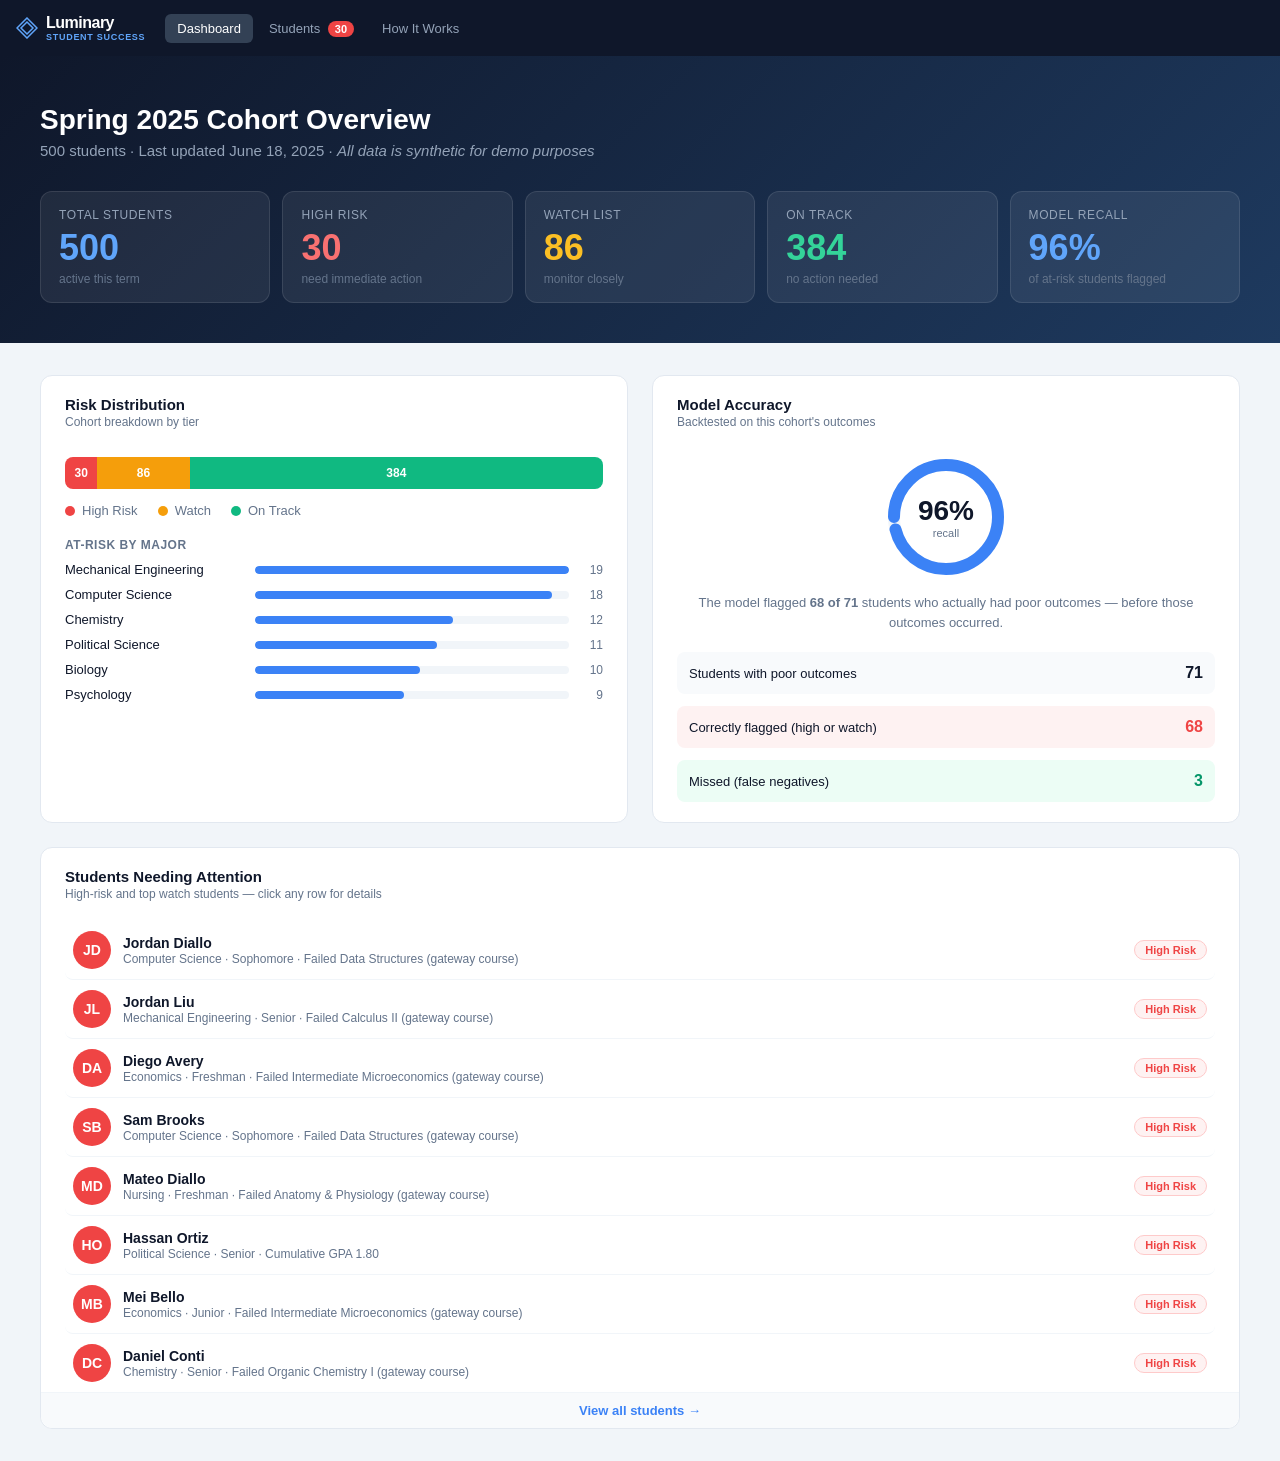
<file: frontend/index.html>
<!DOCTYPE html>
<html lang="en">
<head>
<meta charset="UTF-8">
<meta name="viewport" content="width=device-width, initial-scale=1.0">
<title>Luminary — Student Success</title>
<link rel="stylesheet" href="styles/base.css">
<link rel="stylesheet" href="styles/nav_views.css">
<link rel="stylesheet" href="styles/dashboard.css">
<link rel="stylesheet" href="styles/students.css">
<link rel="stylesheet" href="styles/panel.css">
<link rel="stylesheet" href="styles/tuning.css">
</head>
<body>

<nav>
  <div class="nav-brand">
    <svg width="22" height="22" viewBox="0 0 22 22" fill="none" xmlns="http://www.w3.org/2000/svg" style="flex-shrink:0">
      <polygon points="11,1 21,11 11,21 1,11" stroke="#60a5fa" stroke-width="1.5" fill="none"/>
      <polygon points="11,5 17,11 11,17 5,11" stroke="#60a5fa" stroke-width="1.5" fill="none"/>
    </svg>
    <div class="nav-brand-text">
      <span class="nav-brand-name">Luminary</span>
      <span class="nav-brand-tagline">STUDENT SUCCESS</span>
    </div>
  </div>
  <button class="nav-tab active" data-view="dashboard" onclick="showView('dashboard')">Dashboard</button>
  <button class="nav-tab" data-view="students" onclick="showView('students')">Students <span class="nav-badge" id="high-count-badge">—</span></button>
  <button class="nav-tab" data-view="tuning" onclick="showView('tuning')">How It Works</button>
</nav>

<!-- DASHBOARD -->
<div class="view active" id="view-dashboard">
  <div class="dash-hero">
    <h1>Spring 2025 Cohort Overview</h1>
    <p id="hero-sub"></p>
    <div class="kpi-row">
      <div class="kpi"><div class="kpi-label">Total Students</div><div class="kpi-value blue" id="kpi-total">—</div><div class="kpi-sub">active this term</div></div>
      <div class="kpi"><div class="kpi-label">High Risk</div><div class="kpi-value red" id="kpi-high">—</div><div class="kpi-sub">need immediate action</div></div>
      <div class="kpi"><div class="kpi-label">Watch List</div><div class="kpi-value amber" id="kpi-watch">—</div><div class="kpi-sub">monitor closely</div></div>
      <div class="kpi"><div class="kpi-label">On Track</div><div class="kpi-value green" id="kpi-ok">—</div><div class="kpi-sub">no action needed</div></div>
      <div class="kpi"><div class="kpi-label">Model Recall</div><div class="kpi-value blue" id="kpi-recall">—</div><div class="kpi-sub">of at-risk students flagged</div></div>
    </div>
  </div>

  <div class="dash-body">
    <div class="card">
      <div class="card-header"><div><div class="card-title">Risk Distribution</div><div class="card-sub">Cohort breakdown by tier</div></div></div>
      <div class="card-body">
        <div class="risk-bar-wrap">
          <div class="risk-bar-track" id="risk-bar"></div>
          <div class="risk-legend">
            <div class="risk-legend-item"><div class="risk-dot" style="background:var(--high)"></div>High Risk</div>
            <div class="risk-legend-item"><div class="risk-dot" style="background:var(--watch)"></div>Watch</div>
            <div class="risk-legend-item"><div class="risk-dot" style="background:var(--ok)"></div>On Track</div>
          </div>
        </div>
        <div style="margin-top:20px" id="major-breakdown"></div>
      </div>
    </div>

    <div class="card">
      <div class="card-header"><div><div class="card-title">Model Accuracy</div><div class="card-sub">Backtested on this cohort's outcomes</div></div></div>
      <div class="card-body">
        <div class="recall-wrap">
          <div class="recall-circle">
            <svg width="120" height="120" viewBox="0 0 120 120">
              <circle cx="60" cy="60" r="52" fill="none" stroke="#f1f5f9" stroke-width="12"/>
              <circle id="recall-arc" cx="60" cy="60" r="52" fill="none" stroke="#3b82f6" stroke-width="12"
                stroke-dasharray="326.7" stroke-dashoffset="326.7" stroke-linecap="round" style="transform:rotate(-90deg);transform-origin:60px 60px"/>
            </svg>
            <div class="recall-circle-label"><div class="recall-pct" id="recall-pct-label">—</div><div class="recall-pct-sub">recall</div></div>
          </div>
          <div class="recall-desc" id="recall-desc"></div>
        </div>
        <div style="margin-top:20px;display:flex;flex-direction:column;gap:12px;">
          <div style="display:flex;justify-content:space-between;align-items:center;padding:12px;background:#f8fafc;border-radius:8px">
            <div style="font-size:13px;color:var(--navy)">Students with poor outcomes</div>
            <div style="font-size:16px;font-weight:700" id="stat-poor">—</div>
          </div>
          <div style="display:flex;justify-content:space-between;align-items:center;padding:12px;background:#fef2f2;border-radius:8px">
            <div style="font-size:13px;color:var(--navy)">Correctly flagged (high or watch)</div>
            <div style="font-size:16px;font-weight:700;color:var(--high)" id="stat-flagged">—</div>
          </div>
          <div style="display:flex;justify-content:space-between;align-items:center;padding:12px;background:#ecfdf5;border-radius:8px">
            <div style="font-size:13px;color:var(--navy)">Missed (false negatives)</div>
            <div style="font-size:16px;font-weight:700;color:#059669" id="stat-missed">—</div>
          </div>
        </div>
      </div>
    </div>

    <div class="card" style="grid-column:1 / -1">
      <div class="card-header"><div><div class="card-title">Students Needing Attention</div><div class="card-sub">High-risk and top watch students — click any row for details</div></div></div>
      <div class="card-body" style="padding-bottom:0" id="top-students-list"></div>
      <button class="show-all-btn" onclick="showView('students')">View all students →</button>
    </div>
  </div>
</div>

<!-- STUDENTS -->
<div class="view" id="view-students">
  <div class="students-header">
    <h2>Student Roster</h2>
    <div class="filters">
      <input class="search-input" id="search" type="text" placeholder="Search by name or ID…" oninput="renderTable()">
      <select class="filter-select" id="filter-tier" onchange="renderTable()">
        <option value="">All tiers</option>
        <option value="high">High risk</option>
        <option value="watch">Watch</option>
        <option value="on_track">On track</option>
      </select>
      <select class="filter-select" id="filter-year" onchange="renderTable()">
        <option value="">All years</option>
        <option>Freshman</option>
        <option>Sophomore</option>
        <option>Junior</option>
        <option>Senior</option>
      </select>
      <select class="filter-select" id="filter-major" onchange="renderTable()">
        <option value="">All majors</option>
      </select>
    </div>
  </div>
  <div class="students-table-wrap">
    <div class="students-count" id="students-count"></div>
    <div class="table-wrap">
      <table>
        <thead>
          <tr>
            <th onclick="sortBy('name')">Name <span class="sort-icon">↕</span></th>
            <th onclick="sortBy('major')">Major <span class="sort-icon">↕</span></th>
            <th onclick="sortBy('year')">Year <span class="sort-icon">↕</span></th>
            <th onclick="sortBy('gpa')">GPA <span class="sort-icon">↕</span></th>
            <th onclick="sortBy('risk_score')">Risk Score <span class="sort-icon">↕</span></th>
            <th onclick="sortBy('risk_tier')">Tier <span class="sort-icon">↕</span></th>
            <th>Top Driver</th>
          </tr>
        </thead>
        <tbody id="student-tbody"></tbody>
      </table>
    </div>
    <div class="cards-wrap" id="student-cards"></div>
  </div>
</div>

<!-- TUNING -->
<div class="view" id="view-tuning">
  <div class="tuning-hero">
    <h1>Per-Institution Model Tuning</h1>
    <p>The same student profile can be high-risk at one school and on-track at another. RetainIQ learns from each institution's own historical outcomes — so the signals that matter at your school are the ones that drive your model.</p>
  </div>
  <div class="tuning-body">
    <div class="school-tabs" id="school-tabs"></div>
    <div id="school-panels"></div>

    <!-- Same student, different verdicts (static) -->
    <div class="probe-card">
      <h3>Same Student Profile — Three Different Verdicts</h3>
      <p class="probe-desc">A student with a low GPA and 2 course drops. Watch what happens when you run this profile through each school's model.</p>
      <div class="probe-schools">
        <div class="probe-school">
          <div class="probe-school-name">Highbar University</div>
          <div class="probe-score-bar" style="width:22%;background:#10b981"></div>
          <div class="probe-score-label" style="color:#10b981">Low Risk</div>
          <div class="probe-tier" style="color:#10b981">On Track</div>
          <div class="probe-detail">Low GPA barely matters here. Course drops are noted but not alarming. No intervention triggered.</div>
        </div>
        <div class="probe-school">
          <div class="probe-school-name">Openwood College</div>
          <div class="probe-score-bar" style="width:40%;background:#f59e0b"></div>
          <div class="probe-score-label" style="color:#d97706">Moderate</div>
          <div class="probe-tier" style="color:#d97706">Watch</div>
          <div class="probe-detail">Low GPA matters here. But course drops are <em>suppressed entirely</em> — ignored by the model per house rule.</div>
        </div>
        <div class="probe-school">
          <div class="probe-school-name">State Tech</div>
          <div class="probe-score-bar" style="width:72%;background:#ef4444"></div>
          <div class="probe-score-label" style="color:#ef4444">High Risk</div>
          <div class="probe-tier" style="color:#ef4444">Escalate</div>
          <div class="probe-detail">Both signals carry significant weight. Advisor notified immediately. Credit-recovery plan recommended.</div>
        </div>
      </div>
    </div>
  </div>
</div>

<!-- DETAIL PANEL -->
<div class="overlay" id="overlay"></div>
<div class="panel" id="panel">
  <div class="panel-header" id="panel-header"></div>
  <div class="panel-body" id="panel-body"></div>
</div>

<script type="module" src="js/main.js"></script>
</body>
</html>
</file>
<file: frontend/styles/base.css>
:root {
    --navy: #0f172a;
    --navy2: #1e293b;
    --navy3: #334155;
    --slate: #64748b;
    --light: #f1f5f9;
    --white: #ffffff;
    --high: #ef4444;
    --high-bg: #fef2f2;
    --high-border: #fecaca;
    --watch: #f59e0b;
    --watch-bg: #fffbeb;
    --watch-border: #fde68a;
    --ok: #10b981;
    --ok-bg: #ecfdf5;
    --ok-border: #a7f3d0;
    --blue: #3b82f6;
    --purple: #8b5cf6;
  }
  * { box-sizing: border-box; margin: 0; padding: 0; }
  body { font-family: -apple-system, BlinkMacSystemFont, 'Segoe UI', sans-serif; background: var(--light); color: var(--navy); }
</file>
<file: frontend/styles/nav_views.css>
/* NAV */
  nav { background: var(--navy); padding: 0 16px; display: flex; align-items: center; height: 56px; gap: 4px; position: sticky; top: 0; z-index: 100; overflow-x: auto; -webkit-overflow-scrolling: touch; scrollbar-width: none; }
  nav::-webkit-scrollbar { display: none; }
  .nav-brand { display: flex; align-items: center; gap: 8px; margin-right: 16px; flex-shrink: 0; }
  .nav-brand-text { display: flex; flex-direction: column; line-height: 1; }
  .nav-brand-name { color: white; font-size: 16px; font-weight: 700; letter-spacing: -0.5px; }
  .nav-brand-tagline { color: #60a5fa; font-size: 9px; font-weight: 600; letter-spacing: 0.08em; text-transform: uppercase; margin-top: 2px; }
  .nav-tab { color: #94a3b8; font-size: 13px; font-weight: 500; padding: 7px 12px; border-radius: 6px; cursor: pointer; transition: all .15s; border: none; background: none; white-space: nowrap; flex-shrink: 0; }
  .nav-tab:hover { color: white; background: var(--navy2); }
  .nav-tab.active { color: white; background: var(--navy3); }
  .nav-badge { background: var(--high); color: white; font-size: 11px; font-weight: 700; padding: 2px 7px; border-radius: 99px; margin-left: 4px; }

  /* VIEWS */
  .view { display: none; }
  .view.active { display: block; }
</file>
<file: frontend/styles/dashboard.css>
/* ── DASHBOARD VIEW ── */
  .dash-hero { background: linear-gradient(135deg, var(--navy) 0%, #1e3a5f 100%); color: white; padding: 48px 40px 40px; }
  .dash-hero h1 { font-size: 28px; font-weight: 700; margin-bottom: 6px; }
  .dash-hero p { color: #94a3b8; font-size: 15px; margin-bottom: 32px; }
  .kpi-row { display: grid; grid-template-columns: repeat(auto-fit, minmax(140px, 1fr)); gap: 12px; }
  @media(max-width:700px){ .kpi-row { grid-template-columns: 1fr 1fr; gap: 10px; } }
  .kpi { background: rgba(255,255,255,.07); border: 1px solid rgba(255,255,255,.1); border-radius: 12px; padding: 16px 18px; }
  .kpi-label { font-size: 12px; text-transform: uppercase; letter-spacing: .6px; color: #94a3b8; margin-bottom: 8px; }
  .kpi-value { font-size: 36px; font-weight: 800; line-height: 1; }
  .kpi-value.red { color: #f87171; }
  .kpi-value.amber { color: #fbbf24; }
  .kpi-value.green { color: #34d399; }
  .kpi-value.blue { color: #60a5fa; }
  .kpi-sub { font-size: 12px; color: #64748b; margin-top: 6px; }

  .dash-body { padding: 32px 40px; display: grid; grid-template-columns: 1fr 1fr; gap: 24px; }
  @media(max-width:900px){ .dash-body { grid-template-columns: 1fr; padding: 24px 20px; } .dash-hero { padding: 32px 20px; } }

  .card { background: white; border-radius: 12px; border: 1px solid #e2e8f0; overflow: hidden; }
  .card-header { padding: 20px 24px 0; display: flex; justify-content: space-between; align-items: center; }
  .card-title { font-size: 15px; font-weight: 700; color: var(--navy); }
  .card-sub { font-size: 12px; color: var(--slate); margin-top: 2px; }
  .card-body { padding: 20px 24px; }

  /* Risk bar */
  .risk-bar-wrap { margin-top: 8px; }
  .risk-bar-track { height: 32px; border-radius: 8px; overflow: hidden; display: flex; width: 100%; }
  .risk-seg { display: flex; align-items: center; justify-content: center; font-size: 12px; font-weight: 700; color: white; transition: width .6s ease; cursor: pointer; }
  .risk-seg:hover { filter: brightness(1.1); }
  .risk-legend { display: flex; gap: 20px; margin-top: 14px; }
  .risk-legend-item { display: flex; align-items: center; gap: 7px; font-size: 13px; color: var(--slate); }
  .risk-dot { width: 10px; height: 10px; border-radius: 50%; }

  /* Recall meter */
  .recall-wrap { margin-top: 8px; }
  .recall-circle { position: relative; width: 120px; height: 120px; margin: 0 auto 16px; }
  .recall-circle svg { transform: rotate(-90deg); }
  .recall-circle-label { position: absolute; inset: 0; display: flex; flex-direction: column; align-items: center; justify-content: center; }
  .recall-pct { font-size: 28px; font-weight: 800; color: var(--navy); }
  .recall-pct-sub { font-size: 11px; color: var(--slate); }
  .recall-desc { text-align: center; font-size: 13px; color: var(--slate); line-height: 1.5; }

  /* Top students list */
  .student-mini { display: flex; align-items: center; gap: 12px; padding: 12px 0; border-bottom: 1px solid #f1f5f9; cursor: pointer; transition: background .1s; border-radius: 8px; padding: 10px 8px; }
  .student-mini:last-child { border-bottom: none; }
  .student-mini:hover { background: #f8fafc; }
  .student-avatar { width: 38px; height: 38px; border-radius: 50%; display: flex; align-items: center; justify-content: center; font-weight: 700; font-size: 14px; color: white; flex-shrink: 0; }
  .student-info { flex: 1; min-width: 0; }
  .student-name { font-size: 14px; font-weight: 600; color: var(--navy); }
  .student-detail { font-size: 12px; color: var(--slate); margin-top: 1px; white-space: nowrap; overflow: hidden; text-overflow: ellipsis; }
  .tier-badge { font-size: 11px; font-weight: 700; padding: 3px 10px; border-radius: 99px; flex-shrink: 0; }
  .tier-badge.high { background: var(--high-bg); color: var(--high); border: 1px solid var(--high-border); }
  .tier-badge.watch { background: var(--watch-bg); color: #d97706; border: 1px solid var(--watch-border); }
  .tier-badge.on_track { background: var(--ok-bg); color: #059669; border: 1px solid var(--ok-border); }

  /* Major breakdown */
  .major-row { display: flex; align-items: center; gap: 10px; margin-bottom: 10px; }
  .major-name { font-size: 13px; color: var(--navy); width: 180px; flex-shrink: 0; white-space: nowrap; overflow: hidden; text-overflow: ellipsis; }
  .major-bar-bg { flex: 1; height: 8px; background: #f1f5f9; border-radius: 99px; overflow: hidden; }
  .major-bar-fill { height: 100%; border-radius: 99px; background: var(--blue); transition: width .6s; }
  .major-count { font-size: 12px; color: var(--slate); width: 24px; text-align: right; }
</file>
<file: frontend/styles/students.css>
/* ── STUDENTS VIEW ── */
  .students-header { background: white; border-bottom: 1px solid #e2e8f0; padding: 24px 40px; }
  @media(max-width:700px){ .students-header { padding: 14px 12px; } }
  .students-header h2 { font-size: 20px; font-weight: 700; margin-bottom: 14px; }
  .filters { display: flex; gap: 8px; flex-wrap: wrap; }
  .filter-select { border: 1px solid #e2e8f0; border-radius: 8px; padding: 8px 12px; font-size: 13px; color: var(--navy); background: white; cursor: pointer; outline: none; flex: 1; min-width: 120px; }
  .filter-select:focus { border-color: var(--blue); }
  .search-input { border: 1px solid #e2e8f0; border-radius: 8px; padding: 8px 12px 8px 36px; font-size: 13px; color: var(--navy); background: white url("data:image/svg+xml,%3Csvg xmlns='http://www.w3.org/2000/svg' width='16' height='16' viewBox='0 0 24 24' fill='none' stroke='%2394a3b8' stroke-width='2'%3E%3Ccircle cx='11' cy='11' r='8'/%3E%3Cpath d='M21 21l-4.35-4.35'/%3E%3C/svg%3E") no-repeat 10px center; outline: none; width: 100%; }
  .search-input:focus { border-color: var(--blue); }

  .students-table-wrap { padding: 24px 40px; }
  @media(max-width:700px){ .students-table-wrap { padding: 12px 12px; } }
  .students-count { font-size: 13px; color: var(--slate); margin-bottom: 12px; }

  /* Table — desktop only */
  .table-wrap { display: block; overflow-x: auto; -webkit-overflow-scrolling: touch; }
  .cards-wrap { display: none; }
  @media(max-width:700px) {
    .table-wrap { display: none; }
    .cards-wrap { display: flex; flex-direction: column; gap: 10px; }
  }

  table { width: 100%; background: white; border-radius: 12px; border: 1px solid #e2e8f0; border-collapse: separate; border-spacing: 0; overflow: hidden; }
  thead th { background: #f8fafc; padding: 12px 16px; text-align: left; font-size: 12px; font-weight: 600; color: var(--slate); text-transform: uppercase; letter-spacing: .4px; border-bottom: 1px solid #e2e8f0; cursor: pointer; user-select: none; white-space: nowrap; }
  thead th:hover { background: #f1f5f9; }
  thead th .sort-icon { margin-left: 4px; opacity: .4; }
  thead th.sorted .sort-icon { opacity: 1; }
  tbody tr { cursor: pointer; transition: background .1s; }
  tbody tr:hover { background: #f8fafc; }
  tbody td { padding: 13px 16px; font-size: 13px; border-bottom: 1px solid #f1f5f9; vertical-align: middle; }
  tbody tr:last-child td { border-bottom: none; }
  .score-bar { display: flex; align-items: center; gap: 8px; }
  .score-track { width: 60px; height: 6px; background: #f1f5f9; border-radius: 99px; overflow: hidden; }
  .score-fill { height: 100%; border-radius: 99px; }
  .score-fill.high { background: var(--high); }
  .score-fill.watch { background: var(--watch); }
  .score-fill.on_track { background: var(--ok); }

  /* Mobile student cards */
  .student-card { background: white; border-radius: 12px; border: 1px solid #e2e8f0; padding: 14px 16px; cursor: pointer; transition: box-shadow .15s; }
  .student-card:hover { box-shadow: 0 2px 8px rgba(0,0,0,.08); }
  .student-card-top { display: flex; align-items: center; gap: 12px; margin-bottom: 10px; }
  .student-card-info { flex: 1; min-width: 0; }
  .student-card-name { font-size: 15px; font-weight: 700; color: var(--navy); }
  .student-card-sub { font-size: 12px; color: var(--slate); margin-top: 2px; }
  .student-card-stats { display: grid; grid-template-columns: 1fr 1fr 1fr; gap: 8px; margin-bottom: 10px; }
  .student-card-stat { background: #f8fafc; border-radius: 8px; padding: 8px 10px; }
  .student-card-stat-label { font-size: 10px; color: var(--slate); text-transform: uppercase; letter-spacing: .4px; margin-bottom: 2px; }
  .student-card-stat-value { font-size: 15px; font-weight: 700; color: var(--navy); }
  .student-card-driver { font-size: 12px; color: var(--slate); background: #f8fafc; border-radius: 8px; padding: 8px 10px; line-height: 1.4; }
</file>
<file: frontend/styles/panel.css>
/* ── DETAIL PANEL ── */
  .overlay { position: fixed; inset: 0; background: rgba(15,23,42,.5); z-index: 200; display: none; }
  .overlay.open { display: block; }
  .panel { position: fixed; right: 0; top: 0; bottom: 0; width: 480px; max-width: 100vw; background: white; z-index: 201; transform: translateX(100%); transition: transform .25s ease; overflow-y: auto; }
  .panel.open { transform: translateX(0); }
  .panel-header { background: var(--navy); color: white; padding: 24px 28px; }
  .panel-close { position: absolute; top: 16px; right: 16px; background: none; border: none; color: #94a3b8; cursor: pointer; font-size: 20px; line-height: 1; }
  .panel-close:hover { color: white; }
  .panel-name { font-size: 22px; font-weight: 700; margin-bottom: 4px; }
  .panel-meta { font-size: 13px; color: #94a3b8; }
  .panel-score-row { display: flex; align-items: center; gap: 16px; margin-top: 20px; }
  .panel-score-circle { width: 64px; height: 64px; border-radius: 50%; display: flex; align-items: center; justify-content: center; font-size: 20px; font-weight: 800; color: white; }
  .panel-score-info { }
  .panel-score-label { font-size: 13px; color: #94a3b8; }
  .panel-score-tier { font-size: 16px; font-weight: 700; margin-top: 2px; }

  .panel-body { padding: 24px 28px; }
  .panel-section { margin-bottom: 24px; }
  .panel-section-title { font-size: 12px; font-weight: 700; text-transform: uppercase; letter-spacing: .6px; color: var(--slate); margin-bottom: 12px; }
  .stat-grid { display: grid; grid-template-columns: 1fr 1fr; gap: 12px; }
  .stat-cell { background: #f8fafc; border-radius: 8px; padding: 12px 14px; }
  .stat-cell-label { font-size: 11px; color: var(--slate); margin-bottom: 4px; }
  .stat-cell-value { font-size: 17px; font-weight: 700; color: var(--navy); }
  .stat-cell-value.warning { color: var(--high); }

  .driver-list { display: flex; flex-direction: column; gap: 8px; }
  .driver-item { display: flex; align-items: flex-start; gap: 10px; background: #fffbeb; border: 1px solid #fde68a; border-radius: 8px; padding: 10px 12px; }
  .driver-icon { font-size: 14px; flex-shrink: 0; margin-top: 1px; }
  .driver-text { font-size: 13px; color: #92400e; line-height: 1.4; }
  .driver-none { font-size: 13px; color: var(--slate); font-style: italic; }

  .intervention-box { background: #eff6ff; border: 1px solid #bfdbfe; border-radius: 8px; padding: 14px 16px; }
  .intervention-label { font-size: 11px; font-weight: 700; text-transform: uppercase; letter-spacing: .5px; color: #3b82f6; margin-bottom: 6px; }
  .intervention-text { font-size: 13px; color: #1e40af; line-height: 1.5; }

  .outcome-badge { display: inline-flex; align-items: center; gap: 6px; font-size: 12px; font-weight: 600; padding: 6px 12px; border-radius: 99px; }
  .outcome-badge.poor { background: var(--high-bg); color: var(--high); border: 1px solid var(--high-border); }
  .outcome-badge.good { background: var(--ok-bg); color: #059669; border: 1px solid var(--ok-border); }
</file>
<file: frontend/styles/tuning.css>
/* ── TUNING VIEW ── */
  .tuning-hero { background: linear-gradient(135deg, #1e1b4b 0%, #312e81 100%); color: white; padding: 48px 40px 40px; }
  @media(max-width:900px){ .tuning-hero { padding: 32px 20px; } }
  .tuning-hero h1 { font-size: 26px; font-weight: 700; margin-bottom: 8px; }
  .tuning-hero p { color: #a5b4fc; font-size: 15px; max-width: 600px; line-height: 1.6; }

  .tuning-body { padding: 32px 40px; }
  @media(max-width:900px){ .tuning-body { padding: 24px 20px; } }

  .school-tabs { display: flex; gap: 8px; margin-bottom: 24px; flex-wrap: wrap; }
  .school-tab { padding: 10px 20px; border-radius: 8px; border: 2px solid #e2e8f0; background: white; font-size: 14px; font-weight: 600; color: var(--slate); cursor: pointer; transition: all .15s; }
  .school-tab:hover { border-color: var(--purple); color: var(--purple); }
  .school-tab.active { border-color: var(--purple); background: var(--purple); color: white; }

  .school-panel { display: none; }
  .school-panel.active { display: grid; grid-template-columns: 1fr 1fr; gap: 24px; }
  @media(max-width:900px){ .school-panel.active { grid-template-columns: 1fr; } }

  .school-blurb { background: white; border-radius: 12px; border: 1px solid #e2e8f0; padding: 24px; }
  .school-blurb h3 { font-size: 18px; font-weight: 700; margin-bottom: 6px; }
  .school-blurb .tag { display: inline-block; background: #ede9fe; color: #7c3aed; font-size: 12px; font-weight: 600; padding: 3px 10px; border-radius: 99px; margin-bottom: 14px; }
  .school-blurb p { font-size: 14px; color: var(--slate); line-height: 1.6; }

  .weights-card { background: white; border-radius: 12px; border: 1px solid #e2e8f0; padding: 24px; }
  .weights-card h3 { font-size: 15px; font-weight: 700; margin-bottom: 16px; }
  .weight-row { display: flex; align-items: center; gap: 10px; margin-bottom: 12px; }
  .weight-label { font-size: 13px; color: var(--navy); width: 170px; flex-shrink: 0; }
  .weight-bar-bg { flex: 1; height: 10px; background: #f1f5f9; border-radius: 99px; overflow: hidden; }
  .weight-bar-fill { height: 100%; border-radius: 99px; transition: width .6s; }
  .weight-value { font-size: 12px; color: var(--slate); width: 36px; text-align: right; font-weight: 600; }
  .weight-off { font-size: 12px; color: #94a3b8; font-style: italic; }

  .probe-card { background: white; border-radius: 12px; border: 1px solid #e2e8f0; padding: 24px; grid-column: 1 / -1; }
  .probe-card h3 { font-size: 15px; font-weight: 700; margin-bottom: 6px; }
  .probe-desc { font-size: 13px; color: var(--slate); margin-bottom: 20px; }
  .probe-schools { display: flex; gap: 16px; flex-wrap: wrap; }
  .probe-school { flex: 1; min-width: 180px; background: #f8fafc; border-radius: 10px; border: 1px solid #e2e8f0; padding: 16px; }
  .probe-school-name { font-size: 13px; font-weight: 700; margin-bottom: 12px; }
  .probe-score-bar { height: 12px; border-radius: 99px; margin-bottom: 8px; transition: width .6s; }
  .probe-score-label { font-size: 20px; font-weight: 800; }
  .probe-tier { font-size: 12px; font-weight: 600; margin-top: 4px; }
  .probe-detail { font-size: 12px; color: var(--slate); margin-top: 8px; line-height: 1.5; }

  /* util */
  .show-all-btn { display: block; width: 100%; text-align: center; padding: 10px; font-size: 13px; font-weight: 600; color: var(--blue); background: #f8fafc; border: none; border-top: 1px solid #f1f5f9; cursor: pointer; border-radius: 0 0 12px 12px; }
  .show-all-btn:hover { background: #eff6ff; }
  .empty { text-align: center; padding: 40px; color: var(--slate); font-size: 14px; }
</file>
